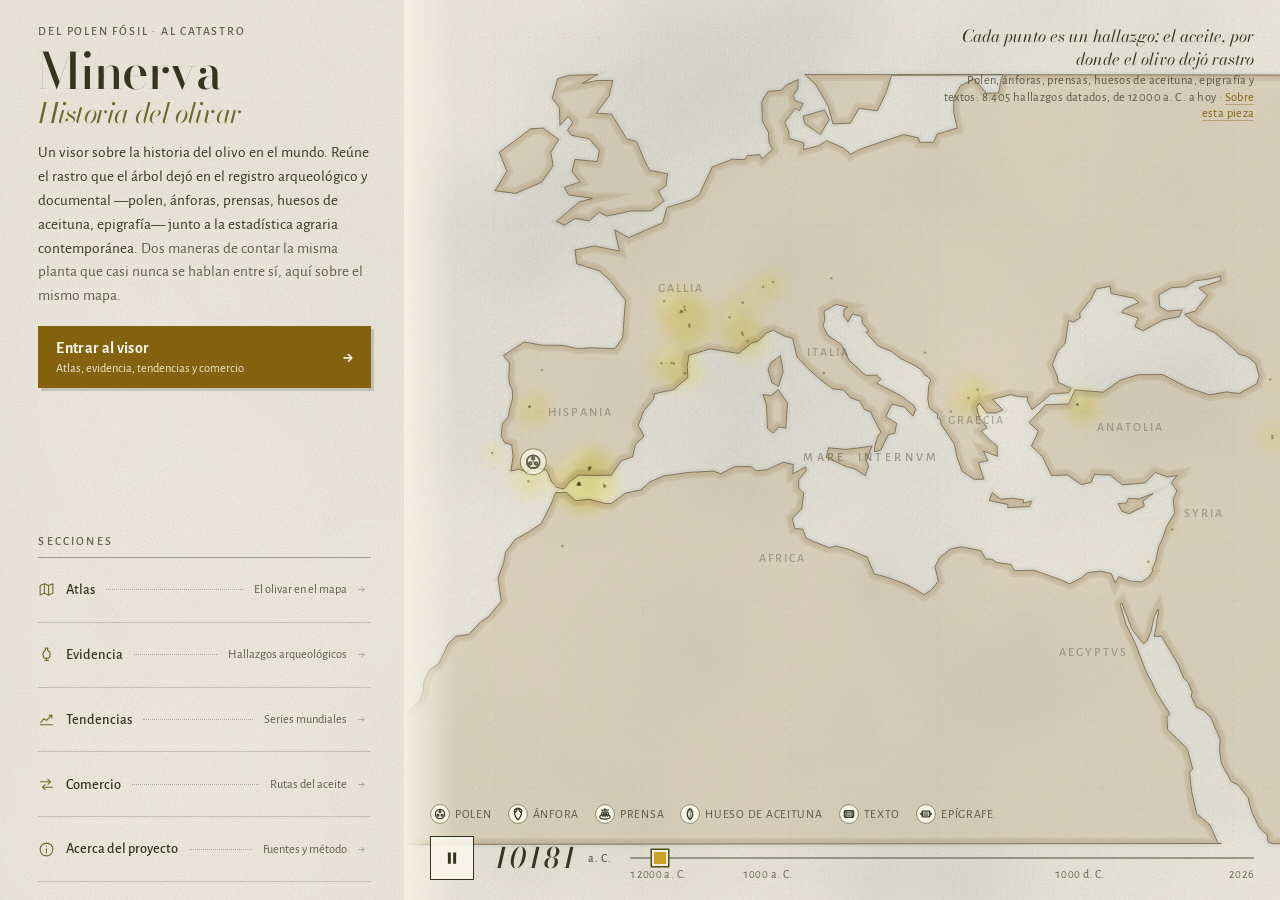
<file: index.html>
<!DOCTYPE html>
<html lang="es">
<head>
<meta charset="utf-8">
<meta name="viewport" content="width=device-width, initial-scale=1, viewport-fit=cover">
<meta name="robots" content="noindex,nofollow,noarchive">
<meta name="theme-color" content="#f3eee2">
<title>Minerva · Historia del olivar</title>
<link rel="preconnect" href="https://fonts.googleapis.com">
<link rel="preconnect" href="https://fonts.gstatic.com" crossorigin>
<link href="https://fonts.googleapis.com/css2?family=Bodoni+Moda:ital,opsz,wght@0,6..96,400..700;1,6..96,400..700&family=Alegreya+Sans:ital,wght@0,400;0,500;0,700;1,400&display=swap" rel="stylesheet">
<style>
  /* Portada V7 (2026-09-08). Paleta: marfil / sepia / aceite (ámbar → oliva → oro) /
     tinta oliva oscura. Un solo acento cálido, el ámbar oscuro del aceite. Sin verde de hoja,
     sin naranja de ánfora. El interior (css/styles.css) toma estos mismos tokens. */
  :root{
    --paper:#f3eee2; --paper2:#faf6ea;
    --ink:#33351f; --muted:rgba(51,53,31,.76); --faint:rgba(51,53,31,.70);
    --hair:rgba(51,53,31,.20); --hair2:rgba(51,53,31,.42);
    --sepia:#8b7355; --sepia-dk:#5f4d33;
    --aceite:#c9a227; --oliva:#6b6a2a; --oliva-dk:#4e4a1c; --oro:#e6c65a;
    --acento:#83630f; --acento-dk:#66500a;
    --padx:clamp(18px,3vw,44px); --padt:clamp(14px,2.6vh,30px); --padb:clamp(12px,2vh,22px);
    --display:"Bodoni Moda","Bodoni 72",Didot,"Bodoni MT",Georgia,serif;
    --text:"Alegreya Sans","Gill Sans","Gill Sans MT","Trebuchet MS",Calibri,system-ui,sans-serif;
  }
  *{box-sizing:border-box;border-radius:0}
  html,body{margin:0}
  html{background:var(--paper)}
  body{background:var(--paper);color:var(--ink);font-family:var(--text);font-size:16px;line-height:1.35;
       min-height:100vh;min-height:100dvh;-webkit-font-smoothing:antialiased;-webkit-tap-highlight-color:transparent;
       overflow-x:hidden}
  .paper{position:fixed;inset:0;width:100%;height:100vh;height:100dvh;z-index:0;pointer-events:none}

  /* ── the plate: a column of type and, bleeding to the edge, the sea ─────── */
  .plate{position:relative;z-index:1;min-height:100vh;min-height:100dvh;display:grid;
         grid-template-columns:clamp(300px,26vw,392px) minmax(0,1fr);
         column-gap:clamp(18px,2.6vw,40px);padding:var(--padt) 0 var(--padb) var(--padx)}
  @media (min-width:881px){ .plate{height:100vh;height:100dvh;overflow:hidden} }
  .col{grid-column:1;display:grid;grid-template-rows:auto auto 1fr;row-gap:clamp(12px,2vh,22px);min-height:0}
  .scene-col{grid-column:2;position:relative;min-height:0;margin:calc(-1 * var(--padt)) 0 calc(-1 * var(--padb)) 0}

  .rise{opacity:0;transform:translateY(6px);transition:opacity .55s ease,transform .7s cubic-bezier(.2,.7,.2,1)}
  body.ready .rise{opacity:1;transform:none}
  .rise.d1{transition-delay:.08s}.rise.d2{transition-delay:.16s}.rise.d3{transition-delay:.24s}

  .kicker{font-weight:500;letter-spacing:.15em;text-transform:uppercase;font-size:12px;color:var(--muted);margin:0 0 .7em}
  .kicker i{font-style:normal;color:var(--acento)}
  h1.title{font-family:var(--display);font-weight:500;font-size:clamp(2.05rem,3.9vw,3.5rem);line-height:.95;
           letter-spacing:-.014em;margin:0;font-variation-settings:"opsz" 96}
  h1.title em{display:block;font-style:italic;font-weight:400;color:var(--oliva);font-size:.56em;line-height:1.04;margin-top:.14em}
  .lede{font-size:clamp(.93rem,1.2vw,1.1rem);line-height:1.55;margin:.85em 0 0;color:var(--ink)}
  .lede .only-wide{color:var(--muted)}

  /* ── the way in ──────────────────────────────────────────────────────────── */
  .cta{display:flex;align-items:center;justify-content:space-between;gap:14px;min-height:56px;
       padding:12px 18px;background:var(--acento);color:#fbf7ec;text-decoration:none;
       font-weight:600;font-size:clamp(1rem,1.2vw,1.15rem);letter-spacing:.02em;
       box-shadow:3px 3px 0 rgba(51,53,31,.18);transition:background .16s,transform .16s}
  .cta i{font-style:normal;font-size:1.2em;transition:transform .16s}
  .cta:hover,.cta:focus-visible{background:var(--acento-dk);outline:none}
  .cta:hover i{transform:translateX(3px)}
  .cta:focus-visible{outline:2px solid var(--ink);outline-offset:2px}
  .cta small{display:block;font-weight:400;font-size:.78em;opacity:.88;letter-spacing:0}
  .entrada{min-height:0;display:flex;flex-direction:column;justify-content:flex-end}
  .entrada h2{margin:0 0 8px;font-family:var(--text);font-weight:500;font-size:12px;letter-spacing:.18em;text-transform:uppercase;color:var(--muted)}
  .idx{display:block;border-top:1px solid var(--hair2)}
  .idx a{display:grid;grid-template-columns:17px auto minmax(14px,1fr) auto 13px;align-items:center;gap:11px;
         min-height:clamp(46px,7.2vh,68px);padding:6px 0;color:var(--ink);text-decoration:none;
         border-bottom:1px solid var(--hair);transition:color .16s,padding-left .16s}
  .idx a svg{width:17px;height:17px;stroke:var(--oliva);fill:none;stroke-width:1.5;stroke-linecap:round;stroke-linejoin:round}
  .idx a b{font-weight:500;font-size:clamp(.9rem,1.02vw,1rem);line-height:1.2}
  .idx a s{text-decoration:none;font-weight:400;font-size:12.5px;color:var(--muted);line-height:1.2;text-align:right;white-space:nowrap}
  .idx a u{display:block;height:0;text-decoration:none;border-bottom:1px dotted var(--hair2);opacity:.85}
  .idx a i{font-style:normal;color:var(--hair2);font-size:13px;line-height:1;transition:color .16s,transform .16s}
  .idx a:hover,.idx a:focus-visible{color:var(--acento);padding-left:5px;outline:none}
  .idx a:hover i{color:var(--acento);transform:translateX(2px)}
  .idx a:focus-visible{outline:2px solid var(--acento);outline-offset:2px}

  /* ── the scene: one canvas, the sea to the edge ──────────────────────────── */
  .scene{position:absolute;inset:0;overflow:hidden}
  .scene canvas{position:absolute;inset:0;width:100%;height:100%;display:block;pointer-events:none}
  .hit{position:absolute;inset:0;cursor:crosshair;touch-action:pan-y}
  .hit:focus-visible{outline:2px solid var(--acento);outline-offset:-3px}
  .scene .edge{position:absolute;left:0;top:0;bottom:0;width:clamp(24px,4vw,64px);pointer-events:none;
               background:linear-gradient(90deg,var(--paper),rgba(243,238,226,0))}

  /* the caption: one line, what the scene is */
  .cap{position:absolute;right:clamp(14px,2vw,30px);top:calc(var(--padt) + 2px);margin:0;max-width:min(46ch,60%);
       text-align:right;font-size:12.5px;line-height:1.35;letter-spacing:.03em;color:var(--muted);pointer-events:none}
  .cap b{display:block;font-family:var(--display);font-style:italic;font-weight:400;font-size:1.05rem;letter-spacing:0;
         color:var(--ink);font-variation-settings:"opsz" 24;margin-bottom:2px}
  .cap a{pointer-events:auto;color:var(--acento);text-decoration:none;border-bottom:1px solid rgba(131,99,15,.4)}
  .cap a:hover,.cap a:focus-visible{color:var(--acento-dk);border-bottom-color:currentColor;outline:none}

  /* the rule of time: a button, a year, a thin line */
  .strip{position:absolute;left:clamp(14px,2vw,30px);right:clamp(14px,2vw,30px);bottom:calc(var(--padb) + 2px);
         display:grid;grid-template-columns:44px auto minmax(0,1fr);align-items:center;column-gap:clamp(12px,1.4vw,20px);
         padding-top:6px}
  .play{width:44px;height:44px;border:1.5px solid var(--ink);background:rgba(250,246,234,.9);color:var(--ink);cursor:pointer;
        display:grid;place-items:center;padding:0;transition:background .15s,color .15s}
  .play svg{width:18px;height:18px;fill:currentColor}
  .play:hover,.play:focus-visible{background:var(--ink);color:var(--paper);outline:none}
  .play:focus-visible{outline:2px solid var(--acento);outline-offset:2px}
  .play .ic-pause{display:none}
  body.playing .play .ic-play{display:none}
  body.playing .play .ic-pause{display:block}
  .clock{line-height:1;min-width:0}
  .clock .yr{font-family:var(--display);font-weight:500;font-style:italic;font-size:clamp(1.5rem,2.2vw,2.15rem);
             color:var(--ink);font-variation-settings:"opsz" 72;display:block;font-variant-numeric:tabular-nums;white-space:nowrap}
  .clock .yr small{font-style:normal;font-family:var(--text);font-weight:500;font-size:max(.36em,12px);letter-spacing:.08em;margin-left:.3em;color:var(--muted);vertical-align:.5em}
  .slider{position:relative;height:44px;display:grid;align-items:center;min-width:0}
  input[type=range]{-webkit-appearance:none;appearance:none;width:100%;height:44px;background:transparent;margin:0;cursor:pointer;outline:none}
  input[type=range]::-webkit-slider-runnable-track{height:1.5px;background:var(--hair2)}
  input[type=range]::-moz-range-track{height:1.5px;background:var(--hair2)}
  input[type=range]::-webkit-slider-thumb{-webkit-appearance:none;width:16px;height:16px;margin-top:-7.5px;background:var(--aceite);border:2px solid var(--paper);box-shadow:0 0 0 1.5px var(--oliva-dk);cursor:grab}
  input[type=range]::-moz-range-thumb{width:12px;height:12px;background:var(--aceite);border:2px solid var(--paper);box-shadow:0 0 0 1.5px var(--oliva-dk);cursor:grab}
  input[type=range]:focus-visible::-webkit-slider-thumb{box-shadow:0 0 0 3px var(--ink)}
  .slider .tk{position:absolute;left:0;right:0;bottom:0;height:12px;pointer-events:none;font-size:12px;color:var(--faint);letter-spacing:.03em;font-variant-numeric:tabular-nums}
  .slider .tk span{position:absolute;transform:translateX(-50%);white-space:nowrap;line-height:1}
  .slider .tk span:first-child{transform:none}
  .slider .tk span:last-child{transform:translateX(-100%)}
  .hint{margin:0;position:absolute;right:clamp(14px,2vw,30px);bottom:calc(var(--padb) + 58px);font-size:12px;letter-spacing:.08em;
        text-transform:uppercase;color:var(--faint);white-space:nowrap;opacity:0;transition:opacity .6s ease .3s;pointer-events:none;text-align:right}
  body.done .hint{opacity:1}
  body.touched .hint{opacity:0;transition:opacity .25s ease}
  @media (max-width:1320px){ .hint{display:none} }

  /* the key: one line, six medallions and their names (not a panel) */
  .key{margin:0;position:absolute;left:clamp(14px,2vw,30px);bottom:calc(var(--padb) + 58px);display:flex;flex-wrap:wrap;
       gap:4px 16px;font-size:12px;letter-spacing:.06em;text-transform:uppercase;color:var(--muted);pointer-events:none;
       max-width:calc(100% - 2 * clamp(14px,2vw,30px))}
  .key span{display:inline-flex;align-items:center;gap:5px;white-space:nowrap;line-height:1}
  .scene .key canvas{position:static;inset:auto;width:20px;height:20px;display:block;flex:none}

  /* the card that names a glyph */
  .tip{position:fixed;z-index:9;pointer-events:none;max-width:min(260px,76vw);background:rgba(250,246,234,.97);border:1px solid var(--hair2);
       padding:7px 11px 8px;box-shadow:2px 2px 0 rgba(51,53,31,.09);opacity:0;transition:opacity .12s ease;top:0;left:0;will-change:transform}
  .tip.on{opacity:1}
  .tip .tn{display:block;font-weight:600;font-size:12px;letter-spacing:.08em;text-transform:uppercase;color:var(--oliva-dk);line-height:1.2}
  .tip .tf{display:block;font-family:var(--display);font-style:italic;font-size:1.08rem;line-height:1.15;margin-top:3px;color:var(--ink);font-variation-settings:"opsz" 24}
  .tip .td{display:block;font-size:12.5px;color:var(--muted);margin-top:3px;line-height:1.32}

  .cta-fixed{display:none}

  /* ── the phone: title, the sea behind it, the rule, a fixed door, the index ─ */
  @media (max-width:880px){
    body{overflow-x:hidden;overflow-y:auto}
    .plate{display:flex;flex-direction:column;height:auto;padding:calc(var(--padt) + env(safe-area-inset-top,0px)) 16px calc(92px + env(safe-area-inset-bottom,0px))}
    .col,.scene-col{display:contents}
    header{display:block;order:1;margin-bottom:12px}
    .scene{order:2}
    .entrada{order:3}
    h1.title{font-size:clamp(1.9rem,8.4vw,2.6rem)}
    .lede{font-size:.9rem;line-height:1.42;margin-top:.5em}
    .only-wide{display:none}
    .cta{display:none}
    .scene{position:relative;inset:auto;height:58vh;height:58dvh;min-height:380px;margin:0 -16px;width:calc(100% + 32px)}
    .scene .edge{display:none}
    .cap{right:14px;top:10px;max-width:62%;font-size:12px}
    .cap b{font-size:.98rem}
    .strip{left:12px;right:12px;bottom:10px;grid-template-columns:44px auto;grid-template-rows:auto auto;row-gap:2px;column-gap:12px}
    .strip .slider{grid-column:1 / span 2}
    .clock .yr{font-size:1.5rem}
    .hint{display:none}
    .key{left:12px;right:12px;bottom:106px;gap:3px 11px;font-size:11px;max-width:none}
    .scene .key canvas{width:18px;height:18px}
    .cap{max-width:72%}
    .slider .tk span.mid{display:none}
    .cta-fixed{display:flex;position:fixed;left:0;right:0;bottom:0;z-index:8;margin:0;
               padding:10px 16px calc(10px + env(safe-area-inset-bottom,0px));background:linear-gradient(rgba(243,238,226,0),var(--paper) 40%)}
    .cta-fixed a{flex:1;display:flex;align-items:center;justify-content:space-between;min-height:52px;padding:12px 18px;
                 background:var(--acento);color:#fbf7ec;text-decoration:none;font-weight:600;font-size:1.05rem;box-shadow:3px 3px 0 rgba(51,53,31,.18)}
    .cta-fixed a:focus-visible{outline:2px solid var(--ink);outline-offset:2px}
    .entrada{display:block;margin-top:18px}
    .idx a{min-height:46px;padding:4px 0;grid-template-columns:17px 1fr 13px}
    .idx a s,.idx a u{display:none}
  }
  @media (max-height:600px) and (min-width:881px){
    .kicker{display:none}
    h1.title{font-size:clamp(1.5rem,4.4vh,2.1rem)}
    .lede{font-size:.82rem;line-height:1.34}
    .idx a{min-height:34px;padding:3px 0;grid-template-columns:17px 1fr 13px}
    .idx a s,.idx a u{display:none}
  }
  @media (prefers-reduced-motion:reduce){
    .rise,.tip,.hint,.cta{transition:none}
  }
</style>
</head>
<body>

<svg class="paper" aria-hidden="true" xmlns="http://www.w3.org/2000/svg">
  <defs>
    <filter id="grain" x="0" y="0" width="100%" height="100%" color-interpolation-filters="sRGB">
      <feTurbulence type="fractalNoise" baseFrequency="0.88" numOctaves="2" seed="33" stitchTiles="stitch" result="n"/>
      <feColorMatrix in="n" type="saturate" values="0" result="g"/>
      <feComponentTransfer in="g"><feFuncA type="linear" slope="0.15"/></feComponentTransfer>
    </filter>
    <filter id="cloud" x="0" y="0" width="100%" height="100%" color-interpolation-filters="sRGB">
      <feTurbulence type="fractalNoise" baseFrequency="0.0022" numOctaves="3" seed="33" result="n"/>
      <feColorMatrix in="n" type="saturate" values="0" result="g"/>
      <feComponentTransfer in="g"><feFuncA type="linear" slope="0.09"/></feComponentTransfer>
    </filter>
  </defs>
  <rect width="100%" height="100%" fill="#f3eee2"/>
  <rect width="100%" height="100%" filter="url(#cloud)"/>
  <rect width="100%" height="100%" filter="url(#grain)"/>
</svg>

<main class="plate">
  <div class="col">
    <header>
      <p class="kicker rise">Del polen fósil <i>·</i> al catastro</p>
      <h1 class="title rise">Minerva<em>Historia del olivar</em></h1>
      <p class="lede rise d1">Un visor sobre la historia del olivo en el mundo. Reúne el rastro que el árbol dejó en el registro arqueológico y documental &mdash;polen, ánforas, prensas, huesos de aceituna, epigrafía&mdash; junto a la estadística agraria contemporánea.<span class="only-wide"> Dos maneras de contar la misma planta que casi nunca se hablan entre sí, aquí sobre el mismo mapa.</span></p>
    </header>

    <a class="cta rise d1" href="visor.html" id="cta"><span>Entrar al visor<small>Atlas, evidencia, tendencias y comercio</small></span><i aria-hidden="true">&#8594;</i></a>

    <nav class="entrada rise d2" aria-label="Secciones del visor">
      <h2>Secciones</h2>
      <div class="idx">
        <a href="visor.html?v=atlas">
          <svg viewBox="0 0 24 24" aria-hidden="true"><path d="M9 4 3 6.4v13.2L9 17.2l6 2.4 6-2.4V4l-6 2.4z"/><path d="M9 4v13.2M15 6.4v13.2"/></svg>
          <b>Atlas</b><u aria-hidden="true"></u><s>El olivar en el mapa</s><i aria-hidden="true">&#8594;</i></a>
        <a href="visor.html?v=evidence">
          <svg viewBox="0 0 24 24" aria-hidden="true"><path d="M10 3h4l-.6 2.6C15.6 7 17 9.3 17 11.9c0 3.2-2.2 5.6-5 5.6s-5-2.4-5-5.6c0-2.6 1.4-4.9 3.6-6.3z"/><path d="M9.4 20.6h5.2"/><path d="M12 17.5v3.1"/></svg>
          <b>Evidencia</b><u aria-hidden="true"></u><s>Hallazgos arqueológicos</s><i aria-hidden="true">&#8594;</i></a>
        <a href="visor.html?v=trend">
          <svg viewBox="0 0 24 24" aria-hidden="true"><path d="M3.5 19.5h17"/><path d="M4 16l4.5-5.2 3.4 2.6L19.5 6"/><path d="M15.6 6h3.9v3.9"/></svg>
          <b>Tendencias</b><u aria-hidden="true"></u><s>Series mundiales</s><i aria-hidden="true">&#8594;</i></a>
        <a href="visor.html?v=bilateral">
          <svg viewBox="0 0 24 24" aria-hidden="true"><path d="M3.5 8.2h14"/><path d="M14 4.7l3.5 3.5L14 11.7"/><path d="M20.5 15.8h-14"/><path d="M10 12.3 6.5 15.8 10 19.3"/></svg>
          <b>Comercio</b><u aria-hidden="true"></u><s>Rutas del aceite</s><i aria-hidden="true">&#8594;</i></a>
        <a href="visor.html?about=1">
          <svg viewBox="0 0 24 24" aria-hidden="true"><circle cx="12" cy="12" r="9"/><path d="M12 11v5.5M12 7.6h.01"/></svg>
          <b>Acerca del proyecto</b><u aria-hidden="true"></u><s>Fuentes y método</s><i aria-hidden="true">&#8594;</i></a>
      </div>
    </nav>
  </div>

  <div class="scene-col">
    <div class="scene" id="scene">
      <canvas id="c" aria-hidden="true"></canvas>
      <div class="edge" aria-hidden="true"></div>
      <div class="hit" id="hit" tabindex="0" role="img" aria-label="Mapa del Mediterráneo con un punto de tinta por cada hallazgo arqueológico o documental del olivo hasta el año seleccionado; el aceite empapa el papel allí donde se acumulan"></div>
      <p class="cap" id="cap"><b>Cada punto es un hallazgo; el aceite, por donde el olivo dejó rastro</b><span class="only-wide">Polen, ánforas, prensas, huesos de aceituna, epigrafía y textos: 8.405 hallazgos datados, de 12000 a. C. a hoy · </span><a href="visor.html?about=1">Sobre esta pieza</a></p>
      <p class="hint">Arrastra sobre el mapa para recorrer el tiempo</p>
      <p class="key rise d3" id="key" aria-label="Tipos de evidencia"></p>
      <div class="strip">
        <button class="play" id="play" type="button" aria-label="Reproducir o pausar el recorrido por el tiempo">
          <svg class="ic-play" viewBox="0 0 24 24" aria-hidden="true"><path d="M7 4.5v15l12-7.5z"/></svg>
          <svg class="ic-pause" viewBox="0 0 24 24" aria-hidden="true"><path d="M6.5 4.5h4v15h-4zM13.5 4.5h4v15h-4z"/></svg>
        </button>
        <div class="clock" aria-live="off"><span class="yr" id="yr">12000 <small>a. C.</small></span></div>
        <div class="slider">
          <input type="range" id="range" min="0" max="2000" step="1" value="0" aria-label="Año">
          <div class="tk" id="ticks" aria-hidden="true"></div>
        </div>
      </div>
    </div>
  </div>
</main>

<div class="cta-fixed"><a href="visor.html">Entrar al visor <span aria-hidden="true">&#8594;</span></a></div>
<div class="tip" id="tip" aria-hidden="true"><span class="tn"></span><span class="tf"></span><span class="td"></span></div>

<script src="portada/minerva-ev6.js"></script>
<script src="portada/minerva-ev6-sites.js"></script>
<script>
(function(){
'use strict';
var body=document.body, $=function(id){ return document.getElementById(id); };
requestAnimationFrame(function(){ body.classList.add('ready'); });
var E=window.MINERVA_EV6, SITES=window.MINERVA_EV6_SITES||[];
if(!E||!E.enc){ body.classList.add('done'); return; }

/* ---------- helpers ---------- */
var TAU=Math.PI*2;
function clamp01(v){ return v<0?0:v>1?1:v; }
function ss(t){ t=clamp01(t); return t*t*(3-2*t); }
function yrTxt(y){ y=Math.round(y); return y<0?(-y)+' a. C.':y===0?'año 0':y+' d. C.'; }
function yrHtml(y){ y=Math.round(y); return (y<0?-y:y)+' <small>'+(y<0?'a. C.':'d. C.')+'</small>'; }
function rangeTxt(a,b){ if(a===b) return yrTxt(a); if((a<0)===(b<0)) return Math.abs(a)+'–'+yrTxt(b); return yrTxt(a)+' – '+yrTxt(b); }
function rgba(c,a){ return 'rgba('+c[0]+','+c[1]+','+c[2]+','+a.toFixed(3)+')'; }
var SEED=33;
function mulberry(s){var a=s>>>0;return function(){a=(a+0x6D2B79F5)>>>0;var t=a;t=Math.imul(t^(t>>>15),t|1);t^=t+Math.imul(t^(t>>>7),t|61);return((t^(t>>>14))>>>0)/4294967296;};}
function hash2(ix,iy){var h=Math.imul(ix,374761393)^Math.imul(iy,668265263)^Math.imul(SEED+1,1442695041);h=Math.imul(h^(h>>>13),1274126177);return((h^(h>>>16))>>>0)/4294967296;}
function noise2(x,y){var ix=Math.floor(x),iy=Math.floor(y),fx=x-ix,fy=y-iy;var a=hash2(ix,iy),b=hash2(ix+1,iy),c=hash2(ix,iy+1),d=hash2(ix+1,iy+1);var ux=ss(fx),uy=ss(fy);return (a*(1-ux)+b*ux)*(1-uy)+(c*(1-ux)+d*ux)*uy;}

/* ---------- decode the finds (sorted by first date) ---------- */
var B36='0123456789abcdefghijklmnopqrstuvwxyz', IDX={};
for(var bi=0;bi<36;bi++) IDX[B36.charAt(bi)]=bi;
var STR=E.enc.data, REC=E.enc.rec, NP=STR.length/REC|0;
function dec(at,w){ var v=0; for(var i=0;i<w;i++) v=v*36+IDX[STR.charAt(at+i)]; return v; }
var pT=new Uint8Array(NP), pLo=new Float32Array(NP), pLa=new Float32Array(NP), pY0=new Int32Array(NP), pY1=new Int32Array(NP), pS=new Int32Array(NP), pC=new Int16Array(NP);
for(var i=0;i<NP;i++){
  var o=i*REC;
  pT[i]=dec(o,1); pLo[i]=dec(o+1,2)/10+E.win[0]; pLa[i]=dec(o+3,2)/10+E.win[2];
  pY0[i]=dec(o+5,3)-12000; pY1[i]=dec(o+8,3)-12000; pS[i]=dec(o+11,3);
  pC[i]=(STR.substr(o+14,2)==='zz')?-1:dec(o+14,2);
}
var TY=E.types, NT=TY.length, Y0=E.date_min, Y1=E.date_max;
var KIND={}; for(var k=0;k<NT;k++) KIND[TY[k].k]=k;
var GLYPH_LABEL={pollen:'Polen',amphora:'Ánfora',olive_press:'Prensa de aceite',macroremains:'Hueso de aceituna',literary:'Texto',epigraphy:'Epígrafe'};
var GLYPH_KINDS=['pollen','amphora','olive_press','macroremains','literary','epigraphy'];

/* ---------- the clock: three stretches of unequal length on one rule ---------- */
var BR=[-12000,-1000,1000,2026], WU=[0.22,0.50,0.28], U0=[0,0.22,0.72,1];
function tpos(y){
  if(y<=BR[0]) return 0; if(y>=BR[3]) return 1;
  for(var i=0;i<3;i++) if(y<=BR[i+1]) return U0[i]+WU[i]*(y-BR[i])/(BR[i+1]-BR[i]);
  return 1;
}
function tinv(u){
  if(u<=0) return BR[0]; if(u>=1) return BR[3];
  for(var i=0;i<3;i++) if(u<=U0[i+1]) return BR[i]+(u-U0[i])/WU[i]*(BR[i+1]-BR[i]);
  return BR[3];
}
var TICKS=[{y:-12000,l:'12000 a. C.'},{y:-1000,l:'1000 a. C.',m:1},{y:1000,l:'1000 d. C.',m:1},{y:2026,l:'2026'}];
(function(){ var h=''; TICKS.forEach(function(t){ h+='<span style="left:'+(tpos(t.y)*100).toFixed(2)+'%"'+(t.m?' class="mid"':'')+'>'+t.l+'</span>'; }); $('ticks').innerHTML=h; })();
function cursorFor(y){ var lo=0,hi=NP; while(lo<hi){ var m=(lo+hi)>>1; if(pY0[m]<=y) lo=m+1; else hi=m; } return lo; }

/* ---------- state ---------- */
var uNow=0, year=Y0, cursor=0, playing=false, finished=false, intro=true, living=false;
var reduced=!!(window.matchMedia&&window.matchMedia('(prefers-reduced-motion: reduce)').matches);
var coarse=!!(window.matchMedia&&window.matchMedia('(pointer:coarse)').matches);
var DUR=11.0;            /* seconds for the whole rule */
var GROW=2600;           /* ms a drop takes to soak in: slow, like oil on paper */
var hover=-1;            /* index into FEAT */
var liveT0=0;            /* when the living state began (the front keeps creeping from then on) */

/* ---------- canvas and layers ---------- */
var DPR=Math.min(2,window.devicePixelRatio||1);
var CV=$('c'), X=CV.getContext('2d'), sceneEl=$('scene'), hitEl=$('hit');
function offs(w,h){ var c=document.createElement('canvas'); c.width=Math.max(1,Math.round(w*DPR)); c.height=Math.max(1,Math.round(h*DPR));
  var x=c.getContext('2d'); x.setTransform(DPR,0,0,DPR,0,0); return {c:c,x:x,w:w,h:h}; }
var Lmap=null,Lnames=null, W=1,H=1, proj, kDeg=1, scale=1;
var COS=Math.cos(38*Math.PI/180), sx=new Float32Array(NP), sy=new Float32Array(NP);
var TIERRA=[198,182,146], COSTA=[104,86,58], SOMBRA=[150,124,84], TINTA=[51,53,31], MARWASH=[150,160,150], DOTINK=[78,74,28];

/* ---------- the oil: a density field, one gaussian drop per find ----------
   Every find is a drop that soaks in over GROW ms. Settled drops live in
   `dens`; the ones still spreading are re-splatted each frame into `densG`
   with their current weight. The field is blurred (two binomial passes, so
   the front has no staircase) and read as virgin olive oil on paper: a paler,
   yellowed halo where the paper is merely damp, and a translucent body whose
   thickness (log of the density) picks the colour from pale yellow-green
   through #b9b03a to olive #6f7a1e. It multiplies the map, as a stain would,
   and never covers it; the only shine is a faint reflection where the film
   tilts toward a lamp up and to the left. */
var CELL=4,gw=1,gh=1,dens=null,densG=null,nmul=null,ph=null,sn1=null,sn2=null,Tf=null,Ef=null,Hf=null,Hg=null,Df=null,Db=null;
var fcv=null,fctx=null,fimg=null,fdat=null,gcv=null,gctx=null,gimg=null,gdat=null,fbl=null,fbx=null,gbl=null,gbx=null,KR=5,kern=null;
/* thresholds on the density: below H0 dry paper, H0..E0 the damp halo, from E0 the oil; DMAX is the density that reads as thickest */
var AMP=0.8, H0=0.09, E0=0.20, E1=0.52, DMAX=90, LOGD=Math.log1p(DMAX);
var A0=0.24, A1=0.30;    /* body opacity, thin -> thick (0.24 -> 0.54): the coast reads through */
var LX=-0.58,LY=-0.60,LZ=0.55, KH=6.0;
var blurOK=(function(){ var t=document.createElement('canvas').getContext('2d'); t.filter='blur(2px)'; return t.filter!=='none'; })();
var SINT=new Float32Array(256); for(var si=0;si<256;si++) SINT[si]=Math.sin(si/256*TAU);
var LUT=new Uint8ClampedArray(256*3);
(function(){
  /* multiplied over the paper these land near #b9b03a in the thin body and #6f7a1e where it is thickest */
  var stops=[[0,[236,224,96]],[0.25,[206,194,44]],[0.5,[168,172,30]],[0.78,[120,140,22]],[1,[92,124,16]]];
  for(var t=0;t<256;t++){ var v=t/255, a=stops[0], b=stops[1];
    for(var s=0;s<stops.length-1;s++) if(v>=stops[s][0]&&v<=stops[s+1][0]){ a=stops[s]; b=stops[s+1]; break; }
    var f=(b[0]===a[0])?0:(v-a[0])/(b[0]-a[0]);
    LUT[t*3]=a[1][0]+(b[1][0]-a[1][0])*f; LUT[t*3+1]=a[1][1]+(b[1][1]-a[1][1])*f; LUT[t*3+2]=a[1][2]+(b[1][2]-a[1][2])*f; }
})();
var HALO=[240,226,130], HALOA=0.26;
function buildField(){
  CELL=Math.max(3,Math.min(5,Math.round(W/250)));
  gw=Math.ceil(W/CELL)+2; gh=Math.ceil(H/CELL)+2;
  var n=gw*gh;
  dens=new Float32Array(n); densG=new Float32Array(n); nmul=new Float32Array(n); ph=new Float32Array(n);
  sn1=new Float32Array(n); sn2=new Float32Array(n); Tf=new Float32Array(n); Ef=new Float32Array(n); Hf=new Float32Array(n); Hg=new Float32Array(n);
  Df=new Float32Array(n); Db=new Float32Array(n);
  var sc=4/CELL;
  for(var y=0;y<gh;y++) for(var x=0;x<gw;x++){ var q=y*gw+x;
    /* lobes, not fuzz: low-frequency noise gives the front a rounded, wandering edge */
    var nn=0.7*noise2(x*0.055*sc+5,y*0.055*sc+9)+0.3*noise2(x*0.13*sc+31,y*0.13*sc+17);
    nmul[q]=0.86+0.28*nn;
    ph[q]=hash2(x+977,y+311)*256;
    sn1[q]=noise2(x*0.028*sc+11,y*0.028*sc+7)*2-1;
    sn2[q]=noise2(x*0.028*sc+91,y*0.028*sc+53)*2-1; }
  var sig=Math.max(1.8,11/CELL); KR=Math.max(4,Math.round(sig*2.5));
  var kw=KR*2+1; kern=new Float32Array(kw*kw);
  for(var ky=-KR;ky<=KR;ky++) for(var kx=-KR;kx<=KR;kx++) kern[(ky+KR)*kw+(kx+KR)]=AMP*Math.exp(-(kx*kx+ky*ky)/(2*sig*sig));
  fcv=document.createElement('canvas'); fcv.width=gw; fcv.height=gh; fctx=fcv.getContext('2d'); fimg=fctx.createImageData(gw,gh); fdat=fimg.data;
  gcv=document.createElement('canvas'); gcv.width=gw; gcv.height=gh; gctx=gcv.getContext('2d'); gimg=gctx.createImageData(gw,gh); gdat=gimg.data;
  fbl=document.createElement('canvas'); fbl.width=gw; fbl.height=gh; fbx=fbl.getContext('2d');
  gbl=document.createElement('canvas'); gbl.width=gw; gbl.height=gh; gbx=gbl.getContext('2d');
  for(var q2=0;q2<n;q2++){ gdat[q2*4]=255; gdat[q2*4+1]=250; gdat[q2*4+2]=232; gdat[q2*4+3]=0; fdat[q2*4+3]=0; }
}
function splat(buf,i,wgt){
  var cx=Math.round(sx[i]/CELL)+1, cy=Math.round(sy[i]/CELL)+1;
  if(cx<-KR||cy<-KR||cx>gw+KR||cy>gh+KR) return;
  var kw=KR*2+1, x0=Math.max(0,cx-KR), x1=Math.min(gw-1,cx+KR), y0=Math.max(0,cy-KR), y1=Math.min(gh-1,cy+KR), x,y;
  for(y=y0;y<=y1;y++){ var ro=y*gw, ko=(y-cy+KR)*kw-cx+KR; for(x=x0;x<=x1;x++) buf[ro+x]+=wgt*kern[ko+x]; }
}
/* drops still spreading: finds in [settled, cursor), in order, each with its birth */
var grow=[], settled=0, oilDirty=true;
function settleAll(){ for(var g=0;g<grow.length;g++) splat(dens,grow[g].i,1); settled=cursor; grow.length=0; }
function updateGrow(now){
  if(!grow.length) return false;
  while(grow.length&&now-grow[0].t>=GROW){ splat(dens,grow[0].i,1); settled++; grow.shift(); }
  while(grow.length>1200){ splat(dens,grow[0].i,1); settled++; grow.shift(); }
  densG.fill(0);
  /* the soak: quick at first, then slowing as it nears its rim (ease-out) */
  for(var g=0;g<grow.length;g++){ var k=(now-grow[g].t)/GROW; if(k<0) k=0; if(k>1) k=1; var w=1-(1-k)*(1-k)*(1-k); splat(densG,grow[g].i,w); }
  return true;
}
/* separable binomial [1 4 6 4 1]/16 over the field, edges clamped: one pass is a gaussian of one cell */
function blur5(A,B){
  var x,y,q,ro,m2,m1,p1,p2;
  for(y=0;y<gh;y++){ ro=y*gw;
    for(x=0;x<gw;x++){ q=ro+x;
      B[q]=(A[x>1?q-2:ro]+4*A[x>0?q-1:ro]+6*A[q]+4*A[x<gw-1?q+1:ro+gw-1]+A[x<gw-2?q+2:ro+gw-1])*0.0625; } }
  for(y=0;y<gh;y++){ m2=(y>1?y-2:0)*gw; m1=(y>0?y-1:0)*gw; ro=y*gw; p1=(y<gh-1?y+1:gh-1)*gw; p2=(y<gh-2?y+2:gh-1)*gw;
    for(x=0;x<gw;x++) A[ro+x]=(B[m2+x]+4*B[m1+x]+6*B[ro+x]+4*B[p1+x]+B[p2+x])*0.0625; }
}
function setCursor(target,now,quick){
  target=Math.max(0,Math.min(NP,target));
  if(target===cursor) return false;
  var i;
  if(target>cursor){
    var t0=quick?now-GROW*0.55:now;
    for(i=cursor;i<target;i++) grow.push({i:i,t:t0});
  }else{
    /* retreat: forget growing drops past the target, lift settled ones */
    var g=grow.length; while(g>0&&grow[g-1].i>=target) g--; grow.length=g;
    if(settled>target){ for(i=target;i<settled;i++) splat(dens,i,-1); settled=target; }
  }
  cursor=target; oilDirty=true; return true;
}
function paintOil(now){
  oilDirty=false; compDirty=true;
  var n=gw*gh,q,d,x,y;
  var wob=living&&!reduced, tt=now*0.001, cs=Math.cos(tt*0.07), sn=Math.sin(tt*0.07);
  /* a slow breath (±3 %, 22 s) and, once the act is over, a creep: the thresholds sink by a tenth over
     a minute or two, so the front keeps advancing without ever being seen to move */
  var br=1+0.03*Math.sin(tt*0.28), wt=tt*0.35*256/TAU;
  var creep=(living&&liveT0)?1-0.11*(1-Math.exp(-(now-liveT0)*0.001/55)):1;
  var h0=H0*creep, e0=E0*creep, e1=E1*creep, ihe=1/(e0-h0), iee=1/(e1-e0);
  /* pass 0: the raw field with its lobed edge */
  for(q=0;q<n;q++){
    d=(dens[q]+densG[q]);
    if(d<=0.01){ Df[q]=0; continue; }
    d*=nmul[q]*br; if(wob) d*=1+0.035*SINT[(wt+ph[q])&255];
    Df[q]=d;
  }
  /* two binomial passes each way: a gaussian of about 1.4 cells, no grain inside and no staircase at the rim */
  blur5(Df,Db); blur5(Df,Db);
  /* pass 1: halo, edge, thickness and the height of the film */
  for(q=0;q<n;q++){
    d=Df[q];
    if(d<h0){ Tf[q]=0; Ef[q]=0; Hf[q]=0; Hg[q]=0; continue; }
    Hf[q]=ss((d-h0)*ihe);
    if(d<e0){ Tf[q]=0; Ef[q]=0; Hg[q]=0; continue; }
    var e=ss((d-e0)*iee); Ef[q]=e;
    var T=Math.log1p(d-e0)/LOGD; if(T>1) T=1; Tf[q]=T;
    Hg[q]=e*(0.4+0.6*T);
  }
  /* pass 2: colour by thickness, a barely darker wet edge, a faint reflection where the film tilts to the lamp */
  var idx=0;
  for(y=0;y<gh;y++) for(x=0;x<gw;x++,idx++){
    var e2=Ef[idx], hf=Hf[idx], o=idx*4;
    if(e2<=0){
      if(hf<=0){ fdat[o+3]=0; gdat[o+3]=0; continue; }
      fdat[o]=HALO[0]; fdat[o+1]=HALO[1]; fdat[o+2]=HALO[2]; fdat[o+3]=(hf*HALOA*255)|0; gdat[o+3]=0; continue;
    }
    var T2=Tf[idx];
    var gx=(x>0&&x<gw-1)?(Hg[idx+1]-Hg[idx-1])*0.5:0, gy=(y>0&&y<gh-1)?(Hg[idx+gw]-Hg[idx-gw])*0.5:0;
    var nx=-gx*KH, ny=-gy*KH, inv=1/Math.sqrt(nx*nx+ny*ny+1);
    var ndl=(nx*LX+ny*LY+LZ)*inv;
    var spec=ndl>0.66?(ndl-0.66)/0.34:0; spec=spec*spec;
    var shn=sn1[idx]*cs+sn2[idx]*sn; shn=ss((shn+0.05)/0.8); shn=shn*shn*0.07*(0.3+0.7*T2);
    var rim=e2*(1-e2)*4;
    var li=(T2*255)|0, r=LUT[li*3], g=LUT[li*3+1], b=LUT[li*3+2];
    var dk=1-0.09*rim; r*=dk; g*=dk; b*=dk;
    var ab=e2*(A0+A1*T2);
    var ah=hf*HALOA*(1-ab), at=ab+ah;
    if(at>0){ var k1=ab/at, k2=ah/at; r=r*k1+HALO[0]*k2; g=g*k1+HALO[1]*k2; b=b*k1+HALO[2]*k2; }
    fdat[o]=r; fdat[o+1]=g; fdat[o+2]=b; fdat[o+3]=(at*255)|0;
    var ga=(spec*0.5+shn)*e2; if(ga>1) ga=1;
    gdat[o+3]=(ga*255)|0;
  }
  fctx.putImageData(fimg,0,0); gctx.putImageData(gimg,0,0);
}

/* ---------- glyphs: six kinds of evidence drawn as medallions ---------- */
var GS=56, sprites={};
function drawGlyph(g,kind,S){
  var m=S/2,u=S*0.27; g.save(); g.translate(m,m);
  g.fillStyle='rgba(250,246,234,0.95)'; g.beginPath(); g.arc(0,0,S*0.47,0,TAU); g.fill();
  g.strokeStyle='rgba(78,74,28,0.8)'; g.lineWidth=S*0.036; g.stroke();
  g.strokeStyle='rgba(51,53,31,0.97)'; g.fillStyle='rgba(51,53,31,0.97)'; g.lineWidth=S*0.064; g.lineCap='round'; g.lineJoin='round';
  if(kind==='pollen'){
    g.beginPath(); g.arc(0,0,u*0.86,0,TAU); g.stroke();
    for(var k=0;k<3;k++){ var a=k*TAU/3-Math.PI/2; g.beginPath(); g.arc(Math.cos(a)*u*0.46,Math.sin(a)*u*0.46,u*0.17,0,TAU); g.stroke(); }
    g.beginPath(); g.arc(0,0,u*0.11,0,TAU); g.fill();
  }else if(kind==='amphora'){
    g.beginPath(); g.moveTo(-u*0.34,-u*1.02); g.lineTo(u*0.34,-u*1.02);
    g.moveTo(-u*0.24,-u*1.02); g.lineTo(-u*0.24,-u*0.58); g.moveTo(u*0.24,-u*1.02); g.lineTo(u*0.24,-u*0.58);
    g.moveTo(-u*0.24,-u*0.58); g.bezierCurveTo(-u*0.98,-u*0.4,-u*0.55,u*0.55,0,u*1.06); g.bezierCurveTo(u*0.55,u*0.55,u*0.98,-u*0.4,u*0.24,-u*0.58);
    g.stroke();
    g.beginPath(); g.moveTo(-u*0.24,-u*0.9); g.bezierCurveTo(-u*0.8,-u*0.92,-u*0.8,-u*0.32,-u*0.52,-u*0.33);
    g.moveTo(u*0.24,-u*0.9); g.bezierCurveTo(u*0.8,-u*0.92,u*0.8,-u*0.32,u*0.52,-u*0.33); g.stroke();
  }else if(kind==='olive_press'){
    g.beginPath(); g.ellipse(0,u*0.52,u*0.98,u*0.42,0,0,TAU); g.stroke();
    g.beginPath(); g.moveTo(0,u*0.5); g.lineTo(0,-u*1.0); g.moveTo(-u*0.62,-u*0.72); g.lineTo(u*0.62,-u*0.72); g.stroke();
    g.beginPath(); g.ellipse(-u*0.42,u*0.02,u*0.2,u*0.4,0,0,TAU); g.stroke();
    g.beginPath(); g.ellipse(u*0.42,u*0.02,u*0.2,u*0.4,0,0,TAU); g.stroke();
  }else if(kind==='macroremains'){
    g.beginPath(); g.moveTo(0,-u*1.0); g.bezierCurveTo(u*0.66,-u*0.55,u*0.66,u*0.55,0,u*1.0); g.bezierCurveTo(-u*0.66,u*0.55,-u*0.66,-u*0.55,0,-u*1.0); g.stroke();
    g.lineWidth=S*0.035; g.beginPath(); g.moveTo(0,-u*0.62); g.quadraticCurveTo(u*0.18,0,0,u*0.62); g.stroke();
  }else if(kind==='literary'){
    g.beginPath(); g.moveTo(-u*0.62,-u*0.6); g.lineTo(u*0.62,-u*0.6); g.moveTo(-u*0.62,u*0.6); g.lineTo(u*0.62,u*0.6); g.stroke();
    g.beginPath(); g.ellipse(-u*0.72,0,u*0.16,u*0.6,0,0,TAU); g.stroke();
    g.beginPath(); g.ellipse(u*0.72,0,u*0.16,u*0.6,0,0,TAU); g.stroke();
    g.lineWidth=S*0.04; g.beginPath(); g.moveTo(-u*0.4,-u*0.25); g.lineTo(u*0.4,-u*0.25); g.moveTo(-u*0.4,0); g.lineTo(u*0.25,0); g.moveTo(-u*0.4,u*0.25); g.lineTo(u*0.34,u*0.25); g.stroke();
  }else if(kind==='epigraphy'){
    g.beginPath(); g.rect(-u*0.68,-u*0.52,u*1.36,u*1.04); g.stroke();
    g.beginPath(); g.moveTo(-u*0.68,-u*0.22); g.lineTo(-u*1.02,0); g.lineTo(-u*0.68,u*0.22); g.moveTo(u*0.68,-u*0.22); g.lineTo(u*1.02,0); g.lineTo(u*0.68,u*0.22); g.stroke();
    g.lineWidth=S*0.04; g.beginPath(); g.moveTo(-u*0.42,-u*0.2); g.lineTo(u*0.42,-u*0.2); g.moveTo(-u*0.42,u*0.02); g.lineTo(u*0.3,u*0.02); g.moveTo(-u*0.42,u*0.24); g.lineTo(u*0.38,u*0.24); g.stroke();
  }
  g.restore();
}
GLYPH_KINDS.forEach(function(kd){ var c=document.createElement('canvas'); c.width=c.height=Math.round(GS*DPR); var g=c.getContext('2d'); g.setTransform(DPR,0,0,DPR,0,0); drawGlyph(g,kd,GS); sprites[kd]=c; });
/* the key: the same six medallions, drawn once, with their names */
var KEY_LABEL={pollen:'Polen',amphora:'Ánfora',olive_press:'Prensa',macroremains:'Hueso de aceituna',literary:'Texto',epigraphy:'Epígrafe'};
(function(){
  var el=$('key'); if(!el) return; var h='';
  GLYPH_KINDS.forEach(function(kd){ h+='<span><canvas data-k="'+kd+'"></canvas>'+KEY_LABEL[kd]+'</span>'; });
  el.innerHTML=h;
  var cs=el.querySelectorAll('canvas');
  for(var c=0;c<cs.length;c++){ var cv=cs[c], KS=20; cv.width=cv.height=Math.round(KS*DPR); var g=cv.getContext('2d'); g.setTransform(DPR,0,0,DPR,0,0); drawGlyph(g,cv.getAttribute('data-k'),KS); }
})();

/* ---------- every find is a dot of olive ink; the dots are drawn once and kept ---------- */
var Ldots=null, dotsDrawn=0, dotsInComp=0, DOTR=1.3;
function drawDots(g,a,b){
  g.fillStyle=rgba(DOTINK,0.44);
  for(var i=a;i<b;i++){ var jx=(hash2(i,3)-0.5)*2.6, jy=(hash2(i,5)-0.5)*2.6; g.beginPath(); g.arc(sx[i]+jx,sy[i]+jy,DOTR,0,TAU); g.fill(); }
}
/* the sheet of dots follows the cursor; a retreat redraws it from the start */
function updateDots(){
  if(cursor===dotsDrawn) return;
  if(cursor>dotsDrawn) drawDots(Ldots.x,dotsDrawn,cursor); else { Ldots.x.clearRect(0,0,W,H); drawDots(Ldots.x,0,cursor); }
  dotsDrawn=cursor;
}

/* which finds float as glyphs: the six kinds take turns, each drawing from its own fixed shuffle of named
   sites, and a glyph is kept only if it sits at least minSep from every glyph already placed — so the
   medallions are many, of every kind, and never pile up */
var FEAT=[], GSZ=30;
function goodName(i){ var s=SITES[pS[i]]||''; return s.length>1&&s.length<=30&&s.indexOf('…')<0&&!/^PBDB|^Pollen|^Chronolog|data|sample|core|profile/i.test(s); }
function pickFeatured(){
  FEAT=[];
  var want=coarse||W<560?34:Math.min(120,Math.round(W*H/8200)), minSep=coarse?38:44, sep2=minSep*minSep;
  var perKind=Math.ceil(want/6)+3, nK={}, ptr={}, cand={}, k, kd;
  var pad=GSZ, labels=E.places.map(function(pl){ return proj(pl[1],pl[2]); });
  var botKeep=coarse?150:104, capY=coarse?72:112, capX=coarse?0.36:0.5;
  function onLabel(x,y){ for(var l=0;l<labels.length;l++){ if(Math.abs(x-labels[l][0])<(l===0?90:52)&&Math.abs(y-labels[l][1])<18) return true; } return false; }
  for(k=0;k<GLYPH_KINDS.length;k++){ cand[GLYPH_KINDS[k]]=[]; nK[GLYPH_KINDS[k]]=0; ptr[GLYPH_KINDS[k]]=0; }
  for(var i=0;i<NP;i++){
    kd=TY[pT[i]].k; if(!cand[kd]) continue;
    if(!goodName(i)) continue;
    if(sx[i]<pad||sy[i]<pad+12||sx[i]>W-pad||sy[i]>H-pad-botKeep) continue;
    if(sy[i]<capY&&sx[i]>W*capX) continue;
    if(onLabel(sx[i],sy[i])) continue;
    cand[kd].push(i);
  }
  var rnd=mulberry(SEED+5);
  for(k=0;k<GLYPH_KINDS.length;k++){ var a=cand[GLYPH_KINDS[k]]; for(var j=a.length-1;j>0;j--){ var r=(rnd()*(j+1))|0, t=a[j]; a[j]=a[r]; a[r]=t; } }
  var progress=true;
  while(FEAT.length<want&&progress){
    progress=false;
    for(k=0;k<GLYPH_KINDS.length&&FEAT.length<want;k++){ kd=GLYPH_KINDS[k]; var c=cand[kd];
      if(nK[kd]>=perKind) continue;
      while(ptr[kd]<c.length){ var i2=c[ptr[kd]++], ok=true;
        for(var f=0;f<FEAT.length;f++){ var dx=sx[i2]-FEAT[f].x, dy=sy[i2]-FEAT[f].y; if(dx*dx+dy*dy<sep2){ ok=false; break; } }
        if(ok){ nK[kd]++; FEAT.push({i:i2,x:sx[i2],y:sy[i2],k:kd,born:-1,phase:hash2(i2,7)*TAU}); progress=true; break; }
      }
    }
  }
  FEAT.sort(function(p,q){ return p.i-q.i; });
}

/* ---------- layout ---------- */
function relayout(){
  var r=sceneEl.getBoundingClientRect();
  W=Math.max(1,Math.round(r.width)); H=Math.max(1,Math.round(r.height));
  CV.width=Math.round(W*DPR); CV.height=Math.round(H*DPR); X.setTransform(DPR,0,0,DPR,0,0);
  /* show at most 60° of longitude and 48° of latitude, centred on the sea */
  var k=Math.max(W/(60*COS), H/48), visLon=W/k/COS, visLat=H/k;
  var cLon=13.5, cLat=38;
  if(visLon>62) cLon=14; if(visLat<34) cLat=37.5;
  var mx=W/2, my=H/2; kDeg=k;
  proj=function(lon,lat){ return [mx+(lon-cLon)*COS*k, my-(lat-cLat)*k]; };
  for(var j=0;j<NP;j++){ sx[j]=mx+(pLo[j]-cLon)*COS*k; sy[j]=my-(pLa[j]-cLat)*k; }
  scale=Math.min(1.4,Math.max(0.6,W/900)); GSZ=coarse||W<560?24:30; DOTR=coarse||W<560?1.15:1.3;
  Lmap=offs(W,H); Lnames=offs(W,H); Lcomp=offs(W,H); Ldots=offs(W,H); dotsDrawn=0; dotsInComp=0; compDirty=true;
  buildField(); renderMap(); pickFeatured();
  var keep=cursor; cursor=0; settled=0; grow.length=0; setCursor(keep,performance.now(),true); settleAll(); oilDirty=true;
}

/* ---------- the chart: parchment sea, sepia land, a thin coast, old names ---------- */
function wobblyRing(ring){
  var p=new Path2D(), n=ring.length;
  for(var i=0;i<n;i++){ var q=proj(ring[i][0],ring[i][1]); var d=(noise2(q[0]*0.014,q[1]*0.014)-0.5)*2.2*scale;
    if(i===0) p.moveTo(q[0]+d,q[1]+d*0.7); else p.lineTo(q[0]+d,q[1]+d*0.7); }
  p.closePath(); return p;
}
function renderMap(){
  var g=Lmap.x, r2=mulberry(91);
  g.clearRect(0,0,W,H); g.save();
  /* the sea: the paper itself, with the faintest wash of clouded ink */
  for(var i=0;i<160;i++){ var x=r2()*W, y=r2()*H, rr=(30+r2()*120)*scale;
    var gg=g.createRadialGradient(x,y,0,x,y,rr); gg.addColorStop(0,rgba(MARWASH,0.035+r2()*0.03)); gg.addColorStop(1,rgba(MARWASH,0));
    g.fillStyle=gg; g.beginPath(); g.arc(x,y,rr,0,TAU); g.fill(); }
  var land=new Path2D();
  for(var r=0;r<E.land.length;r++){ var poly=E.land[r]; for(var rr2=0;rr2<poly.length;rr2++) land.addPath(wobblyRing(poly[rr2])); }
  g.globalCompositeOperation='destination-out'; g.fill(land,'evenodd'); g.globalCompositeOperation='source-over';
  g.fillStyle=rgba(TIERRA,0.42); g.fill(land,'evenodd');
  /* an engraver's shade inside the coast */
  g.save(); g.clip(land,'evenodd');
  for(var s=3;s>=1;s--){ g.globalAlpha=0.05*s; g.strokeStyle=rgba(SOMBRA,1); g.lineWidth=s*4.2*scale; g.stroke(land); }
  g.globalAlpha=1; g.restore();
  /* and a breath of sea-shade outside it */
  g.save(); var sea=new Path2D(); sea.rect(0,0,W,H); sea.addPath(land); g.clip(sea,'evenodd');
  for(s=2;s>=1;s--){ g.globalAlpha=0.05*s; g.strokeStyle=rgba(MARWASH,1); g.lineWidth=s*3.4*scale; g.stroke(land); }
  g.globalAlpha=1; g.restore();
  g.globalAlpha=0.8; g.strokeStyle=rgba(COSTA,1); g.lineWidth=0.9*scale; g.stroke(land); g.globalAlpha=1;
  g.strokeStyle=rgba(TINTA,0.09); g.lineWidth=0.6; g.setLineDash([2.5,4.5]);
  for(var lo=-30; lo<=70; lo+=10){ var a=proj(lo,0), b=proj(lo,75); g.beginPath(); g.moveTo(a[0],a[1]); g.lineTo(b[0],b[1]); g.stroke(); }
  for(var la=0; la<=75; la+=10){ var c1=proj(-40,la), c2=proj(80,la); g.beginPath(); g.moveTo(c1[0],c1[1]); g.lineTo(c2[0],c2[1]); g.stroke(); }
  g.setLineDash([]);
  g.restore();
  /* the names go on their own sheet so they stay legible over the oil */
  var n=Lnames.x; n.clearRect(0,0,W,H);
  if(W>330){
    n.font='500 '+(12.5*Math.min(1.15,scale)).toFixed(1)+'px "Alegreya Sans",system-ui,sans-serif'; n.textAlign='center'; n.textBaseline='middle'; n.fillStyle=rgba(TINTA,1);
    for(var p=0;p<E.places.length;p++){ var pl=E.places[p], q=proj(pl[1],pl[2]);
      if(q[0]<16||q[0]>W-16||q[1]<60||q[1]>H-90) continue;
      n.globalAlpha=p===0?0.42:0.34; n.save(); n.translate(q[0],q[1]);
      var txt=pl[0], sp=p===0?3.4:2.0, wsum=0, ch;
      for(ch=0;ch<txt.length;ch++) wsum+=n.measureText(txt.charAt(ch)).width+sp;
      var xx=-wsum/2; for(ch=0;ch<txt.length;ch++){ var cw=n.measureText(txt.charAt(ch)).width; n.fillText(txt.charAt(ch),xx+cw/2,0); xx+=cw+sp; }
      n.restore(); }
    n.globalAlpha=1;
  }
}

/* ---------- compose the plate ---------- */
var composeQueued=false, compDirty=true, Lcomp=null;
function compose(now){
  composeQueued=false;
  if(oilDirty||(living&&!reduced&&frames%3===0)) paintOil(now);
  /* the dot sheet joins the cached plate whenever the oil is repainted; dots that arrive between two
     repaints are drawn straight on the screen until then (a retreat, or a long backlog, forces a recompose) */
  var dPrev=dotsDrawn; updateDots();
  if(dotsDrawn<dPrev||dotsDrawn-dotsInComp>600) compDirty=true;
  if(compDirty){
    /* map + oil + reflection + dots + names are cached; only rings and glyphs go on top every frame */
    compDirty=false; var C=Lcomp.x;
    C.clearRect(0,0,W,H); C.drawImage(Lmap.c,0,0,W,H);
    /* the softening is done on the small field canvases (a few hundred px), never on the screen-size plate */
    var fb=fcv, gb=gcv;
    if(blurOK){ fbx.clearRect(0,0,gw,gh); fbx.filter='blur(0.9px)'; fbx.drawImage(fcv,0,0); fbx.filter='none'; fb=fbl;
                gbx.clearRect(0,0,gw,gh); gbx.filter='blur(0.8px)'; gbx.drawImage(gcv,0,0); gbx.filter='none'; gb=gbl; }
    C.save(); C.globalCompositeOperation='multiply'; C.imageSmoothingEnabled=true; C.imageSmoothingQuality='high';
    C.drawImage(fb,-CELL,-CELL,gw*CELL,gh*CELL); C.restore();
    C.save(); C.imageSmoothingEnabled=true; C.imageSmoothingQuality='high'; C.drawImage(gb,-CELL,-CELL,gw*CELL,gh*CELL); C.restore();
    C.drawImage(Ldots.c,0,0,W,H);
    C.drawImage(Lnames.c,0,0,W,H);
    dotsInComp=dotsDrawn;
  }
  X.clearRect(0,0,W,H);
  X.drawImage(Lcomp.c,0,0,W,H);
  if(dotsDrawn>dotsInComp) drawDots(X,dotsInComp,dotsDrawn);
  /* the newest finds land as a ring of ink that closes onto its dot */
  if(grow.length&&!reduced){
    X.strokeStyle=rgba(DOTINK,1); X.lineWidth=1; var cnt=0;
    for(var gi=grow.length-1;gi>=0&&cnt<160;gi--,cnt++){ var age=now-grow[gi].t; if(age>700||age<0) break; var kk=age/700;
      X.globalAlpha=(1-kk)*0.75; X.beginPath(); X.arc(sx[grow[gi].i],sy[grow[gi].i],1.5+7*(1-kk)*(1-kk),0,TAU); X.stroke(); }
    X.globalAlpha=1;
  }
  /* the glyphs */
  var tt=now*0.001;
  for(var f=0;f<FEAT.length;f++){ var F=FEAT[f];
    if(F.i>=cursor){ F.born=-1; continue; }
    if(F.born<0) F.born=now;
    var a=reduced?1:ss((now-F.born)/480), s=GSZ*(0.7+0.3*a), bob=(living&&!reduced)?Math.sin(tt*0.9+F.phase)*1.3:0, lift=(1-a)*5;
    if(hover===f){ s*=1.18; }
    X.globalAlpha=a; X.drawImage(sprites[F.k],F.x-s/2,F.y-s/2-lift+bob,s,s);
  }
  X.globalAlpha=1;
  if(hover>=0){ var Fh=FEAT[hover]; X.strokeStyle='rgba(131,99,15,0.9)'; X.lineWidth=1.3; X.beginPath(); X.arc(Fh.x,Fh.y,GSZ*0.78,0,TAU); X.stroke(); }
}
function schedule(){ if(composeQueued) return; composeQueued=true; if(!raf) raf=requestAnimationFrame(frame); }

/* ---------- readouts ---------- */
var yrEl=$('yr'), rangeEl=$('range'), lastY=null;
function readouts(){
  var y=Math.round(year);
  if(y!==lastY){ lastY=y; yrEl.innerHTML=yrHtml(y); }
  var rv=Math.round(uNow*2000); if(+rangeEl.value!==rv) rangeEl.value=rv;
}
function setU(u,quick){
  uNow=clamp01(u); year=tinv(uNow); if(uNow>=1) year=Y1;
  setCursor(cursorFor(Math.floor(year)),performance.now(),!!quick); readouts(); schedule();
  if(uNow>=1&&!finished){ finished=true; body.classList.add('done'); window.__done=true; }
}

/* ---------- the loop: one rAF for the act, the playback, the living oil ---------- */
var raf=0, tPrev=0, frames=0, fpsT0=0; window.__fps=0;
function frame(now){
  raf=0; frames++; if(!fpsT0) fpsT0=now;
  if(now-fpsT0>=500){ window.__fps=Math.round(frames*1000/(now-fpsT0)); frames=0; fpsT0=now; }
  if(playing){
    var dt=tPrev?Math.min(0.1,(now-tPrev)/1000):0; tPrev=now;
    var u=uNow+dt/DUR; if(intro&&uNow<0.05) u=uNow+dt/DUR*(0.3+0.7*uNow/0.05);
    if(u>=1){ u=1; stopPlay(); }
    setU(u);
  }
  /* drops that are still spreading repaint the oil at 30 Hz, not 60: the spread is slow anyway */
  if(updateGrow(now)&&(frames&1)===0) oilDirty=true;
  compose(now);
  if(playing||living||grow.length){ if(!raf) raf=requestAnimationFrame(frame); }
}
function startPlay(){ if(uNow>=1){ uNow=0; setU(0); } playing=true; tPrev=0; body.classList.add('playing'); if(!raf) raf=requestAnimationFrame(frame); }
function goLive(){ if(reduced) return; if(!living){ living=true; liveT0=performance.now(); } if(!raf) raf=requestAnimationFrame(frame); }
function stopPlay(){ playing=false; intro=false; body.classList.remove('playing'); if(!finished&&uNow>=1){ finished=true; body.classList.add('done'); window.__done=true; } goLive(); }
function interrupt(){ if(playing) stopPlay(); intro=false; body.classList.add('touched'); goLive(); }
$('play').addEventListener('click',function(){ body.classList.add('touched'); intro=false; if(playing) stopPlay(); else startPlay(); });
rangeEl.addEventListener('input',function(){ interrupt(); setU(+rangeEl.value/2000,true); });
document.addEventListener('keydown',function(e){
  if(e.target&&(e.target.tagName==='INPUT'||e.target.tagName==='A'||e.target.tagName==='BUTTON')&&e.key!==' '&&e.key!=='Escape') return;
  var st=(e.shiftKey?0.02:0.004);
  if(e.key==='ArrowRight'){ e.preventDefault(); interrupt(); setU(uNow+st,true); }
  else if(e.key==='ArrowLeft'){ e.preventDefault(); interrupt(); setU(uNow-st,true); }
  else if(e.key==='Home'){ e.preventDefault(); interrupt(); setU(0,true); }
  else if(e.key==='End'){ e.preventDefault(); interrupt(); setU(1,true); }
  else if(e.key===' '){ if(e.target&&e.target.tagName==='BUTTON') return; e.preventDefault(); body.classList.add('touched'); intro=false; if(playing) stopPlay(); else startPlay(); }
  else if(e.key==='Escape'){ hover=-1; hideTip(); schedule(); }
});
document.addEventListener('visibilitychange',function(){ if(document.hidden){ if(raf){ cancelAnimationFrame(raf); raf=0; } } else { tPrev=0; if(!raf) raf=requestAnimationFrame(frame); } });

/* ---------- space: a glyph under the cursor says what it is ---------- */
var tip=$('tip'), tipN=tip.querySelector('.tn'), tipF=tip.querySelector('.tf'), tipD=tip.querySelector('.td');
function showTip(n,f,d,px,py){
  tipN.textContent=n; tipF.textContent=f; tipD.textContent=d; tip.classList.add('on');
  var r=tip.getBoundingClientRect(), w=r.width||200, h=r.height||64, xx, yy;
  if(coarse){ var sr=sceneEl.getBoundingClientRect(); xx=Math.min(Math.max(8,sr.left+12),Math.max(8,window.innerWidth-w-8)); yy=sr.top+56; }
  else { xx=px+16; yy=py-h-14; if(xx+w>window.innerWidth-8) xx=px-w-16; if(xx<8) xx=8; if(yy<8) yy=py+20; }
  if(yy+h>window.innerHeight-8) yy=Math.max(8,window.innerHeight-h-8);
  tip.style.transform='translate('+Math.round(xx)+'px,'+Math.round(yy)+'px)';
}
function hideTip(){ tip.classList.remove('on'); }
function siteTxt(i){ var s=SITES[pS[i]]||'', c=pC[i]>=0?E.country_names[pC[i]]:''; return s?(c?s+' · '+c:s):(c||'lugar sin nombre'); }
function pick(px,py){
  var best=-1, bd=1e9, R=Math.max(14,GSZ*0.75), R2=R*R;
  for(var f=0;f<FEAT.length;f++){ var F=FEAT[f]; if(F.i>=cursor) continue; var dx=F.x-px, dy=F.y-py, d2=dx*dx+dy*dy; if(d2<R2&&d2<bd){ bd=d2; best=f; } }
  return best;
}
function sceneLeft(){ return sceneEl.getBoundingClientRect().left; }
function sceneTop(){ return sceneEl.getBoundingClientRect().top; }
function hoverAt(px,py){
  var f=pick(px,py);
  if(f<0){ if(hover>=0){ hover=-1; schedule(); } hideTip(); return; }
  if(f!==hover){ hover=f; schedule(); }
  var i=FEAT[f].i;
  showTip(GLYPH_LABEL[FEAT[f].k],siteTxt(i),rangeTxt(pY0[i],pY1[i]),px+sceneLeft(),py+sceneTop());
}
var drag=null;
function localXY(e){ var r=sceneEl.getBoundingClientRect(); return [e.clientX-r.left,e.clientY-r.top]; }
hitEl.addEventListener('pointerdown',function(e){ var p=localXY(e); drag={x0:p[0],y0:p[1],u0:uNow,moved:false,id:e.pointerId}; body.classList.add('touched'); },{passive:true});
hitEl.addEventListener('pointermove',function(e){
  var p=localXY(e);
  if(drag&&(e.buttons&1||coarse)){
    if(!drag.moved&&Math.abs(p[0]-drag.x0)>8&&Math.abs(p[0]-drag.x0)>Math.abs(p[1]-drag.y0)){ drag.moved=true; interrupt(); hideTip(); hover=-1; try{ hitEl.setPointerCapture(drag.id); }catch(_){ } }
    if(drag.moved){ setU(drag.u0+(p[0]-drag.x0)/W,true); return; }
  }
  if(!coarse) hoverAt(p[0],p[1]);
});
hitEl.addEventListener('pointerup',function(e){
  var p=localXY(e), d=drag; drag=null;
  if(!d) return;
  if(d.moved){ try{ hitEl.releasePointerCapture(d.id); }catch(_){ } return; }
  if(coarse){ hoverAt(p[0],p[1]); if(hover<0) hideTip(); }
});
hitEl.addEventListener('pointerleave',function(){ if(coarse) return; hover=-1; hideTip(); schedule(); });
hitEl.addEventListener('pointercancel',function(){ drag=null; });
document.addEventListener('pointerdown',function(e){
  if(!e.target.closest) return;
  if(e.target.closest('#hit,.strip,a,button')) return;
  hideTip(); hover=-1; schedule();
},{passive:true});

/* ---------- resize ---------- */
var rsT=0;
function onResize(){ clearTimeout(rsT); rsT=setTimeout(function(){ hideTip(); hover=-1; relayout(); lastY=null; readouts(); schedule(); },120); }
window.addEventListener('scroll',function(){ hideTip(); },{passive:true});
window.addEventListener('resize',onResize); window.addEventListener('orientationchange',onResize);
if(document.fonts&&document.fonts.ready) document.fonts.ready.then(function(){ onResize(); });

/* ---------- go ---------- */
window.__at=function(f){ var r=sceneEl.getBoundingClientRect(), F=FEAT[f]; return F?{x:r.left+F.x,y:r.top+F.y,vis:F.i<cursor,t:F.k,site:SITES[pS[F.i]],y0:pY0[F.i]}:null; };
window.__proj=function(lon,lat){ var r=sceneEl.getBoundingClientRect(), q=proj(lon,lat); return [r.left+q[0],r.top+q[1]]; };
window.__probe=function(){ var vis=0; for(var f=0;f<FEAT.length;f++) if(FEAT[f].i<cursor) vis++; var byK={}; for(f=0;f<FEAT.length;f++) byK[FEAT[f].k]=(byK[FEAT[f].k]||0)+1;
  return {done:finished,playing:playing,living:living,year:Math.round(year),cursor:cursor,settled:settled,growing:grow.length,np:NP,dots:dotsDrawn,fps:window.__fps,cell:CELL,gw:gw,gh:gh,feat:FEAT.length,featVis:vis,featByKind:byK,gsz:GSZ,hover:hover,W:W,H:H}; };
relayout(); readouts();
if(reduced){ intro=false; setU(1,true); settleAll(); finished=true; body.classList.add('done'); window.__done=true; schedule(); }
else { setU(0); schedule(); setTimeout(function(){ if(intro&&!playing) startPlay(); },700); }
})();
</script>
</body>
</html>
</file>
